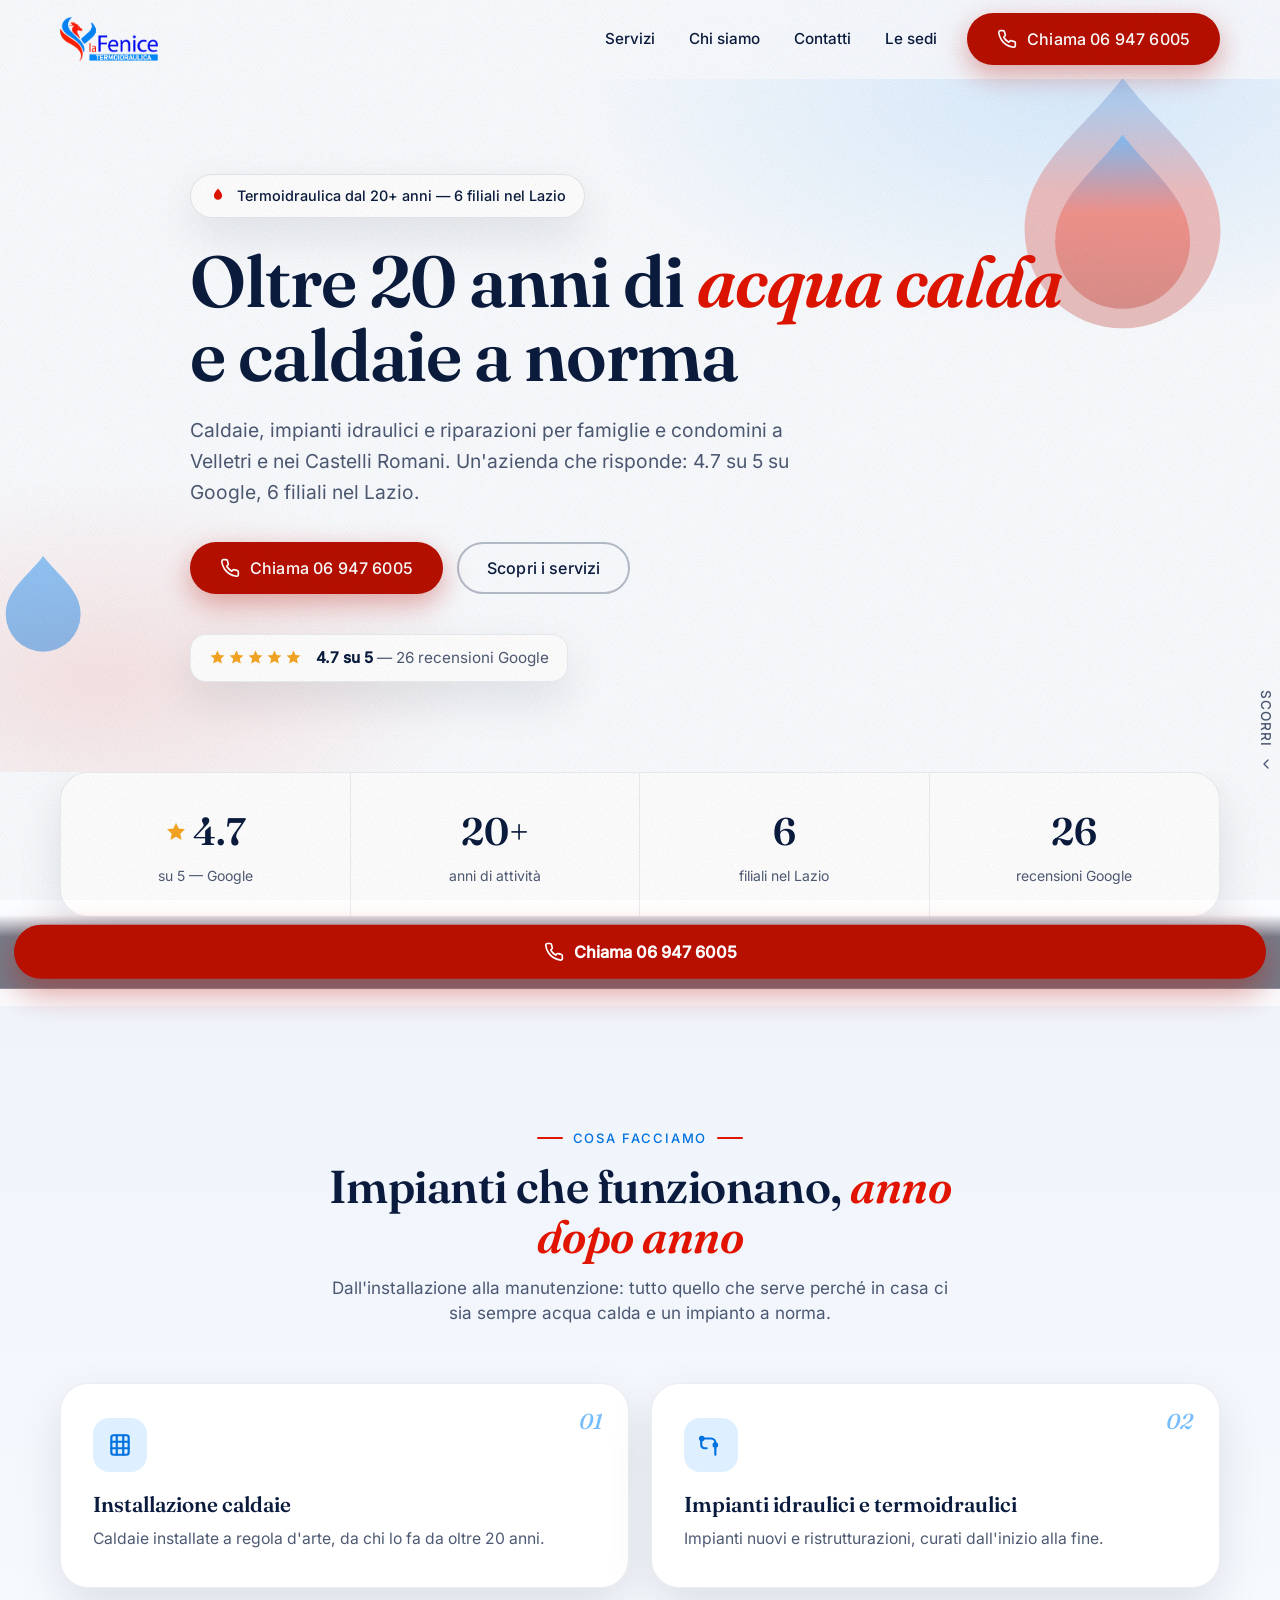
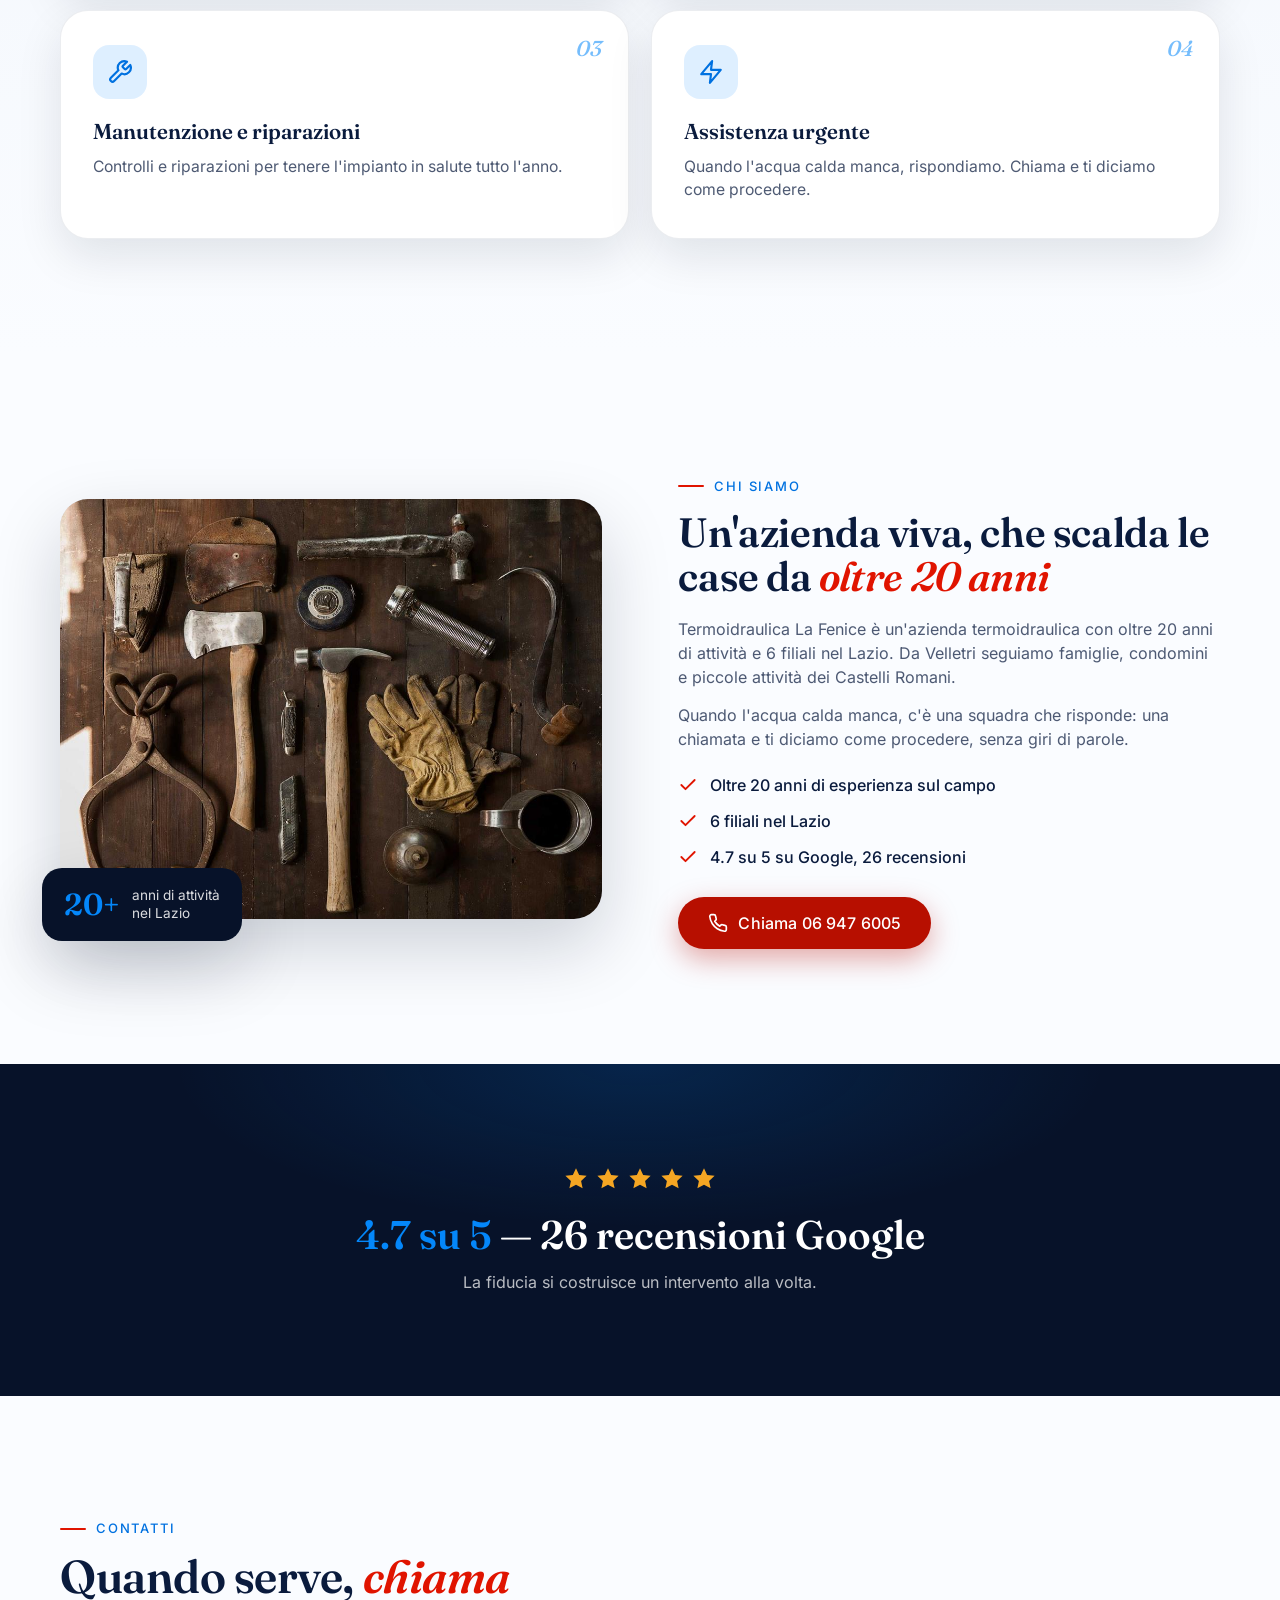
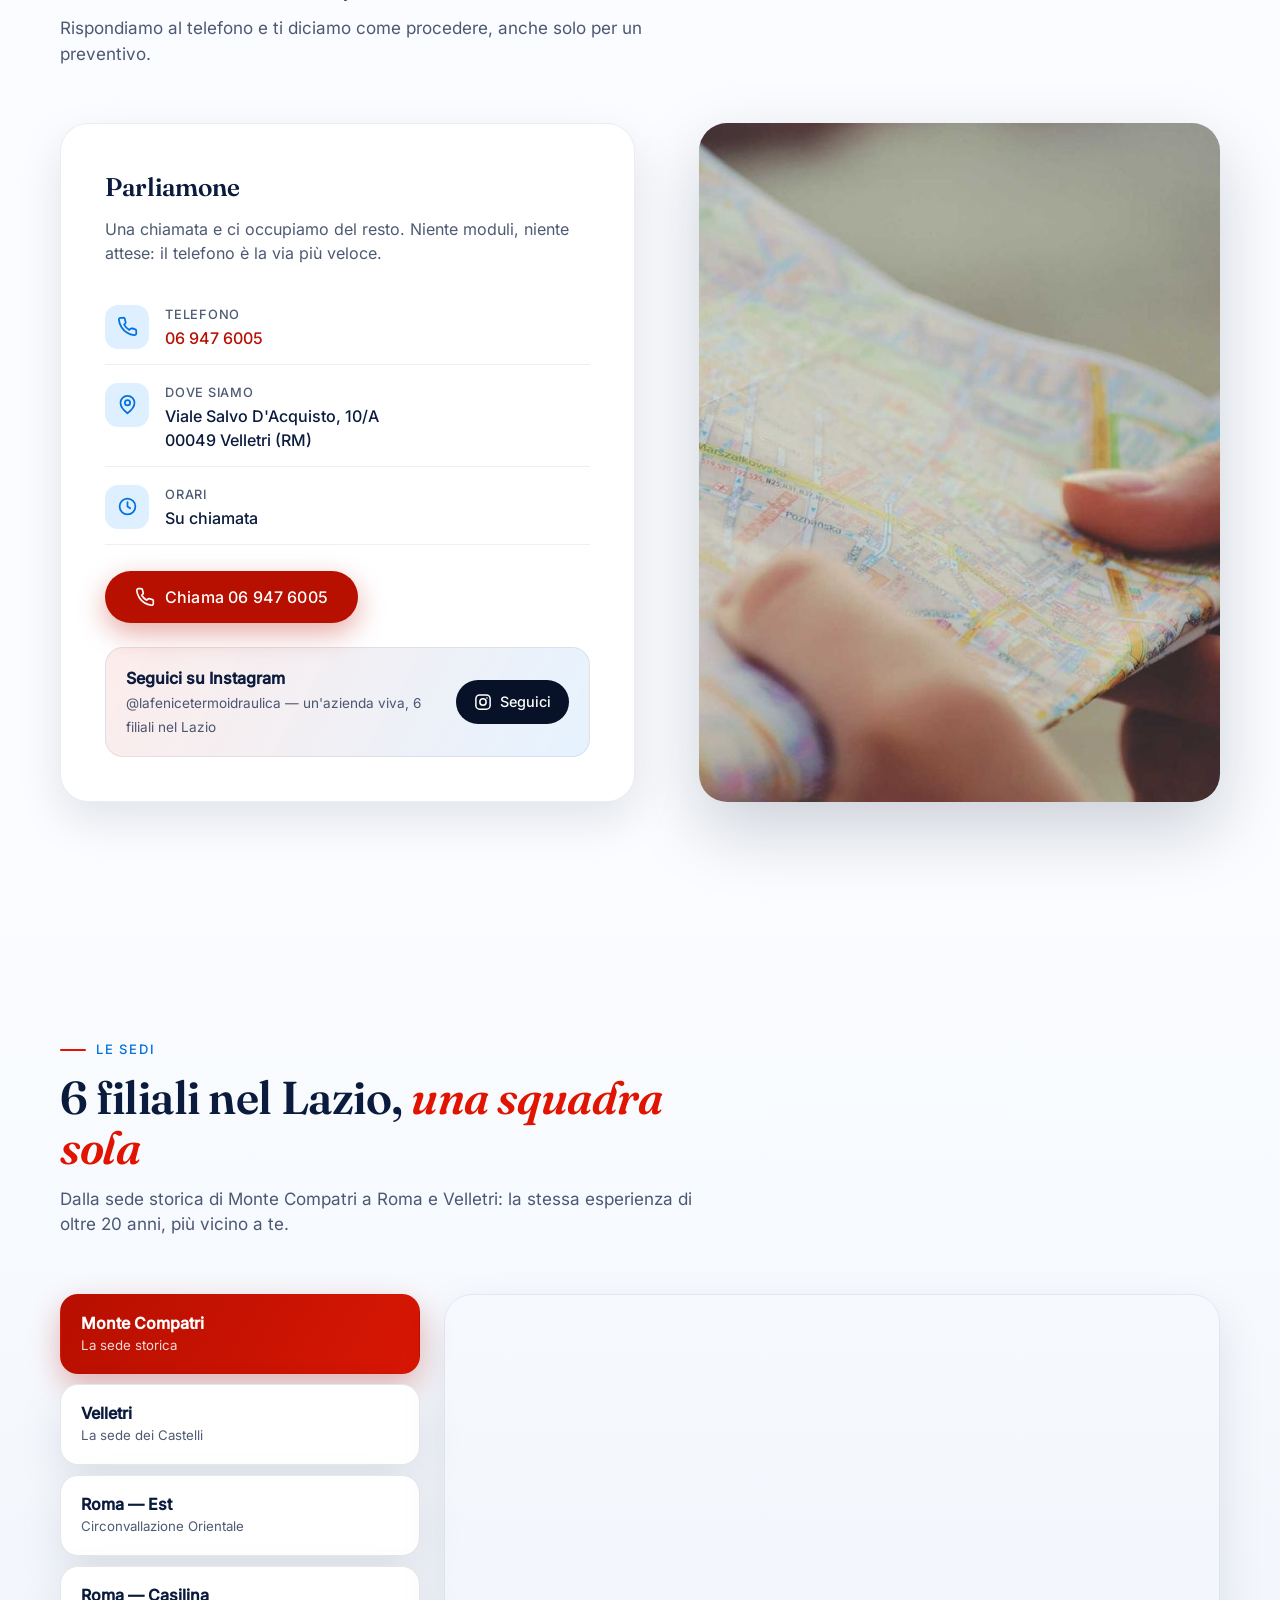
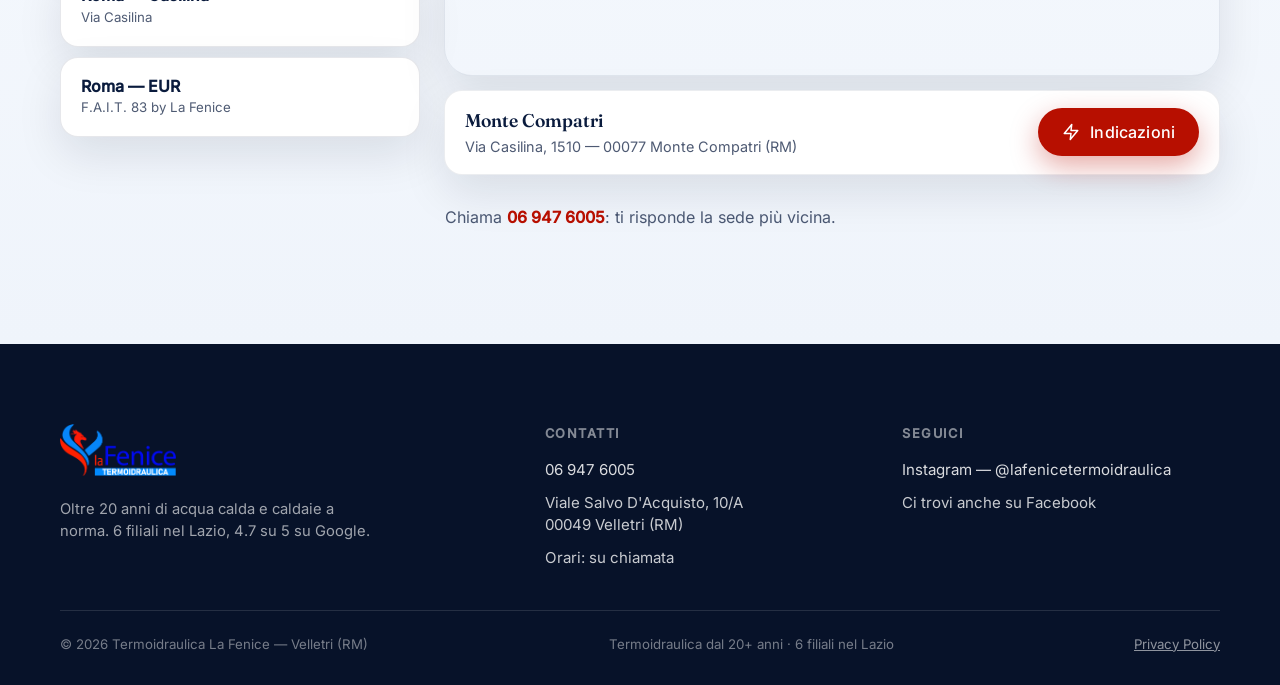
<file: index.html>
<!DOCTYPE html>
<html lang="it">
<head>
  <meta charset="UTF-8">
  <meta name="viewport" content="width=device-width, initial-scale=1, viewport-fit=cover">
  <title>Termoidraulica La Fenice — Caldaie e impianti idraulici a Velletri</title>
  <meta name="description" content="Termoidraulica La Fenice a Velletri: caldaie, impianti idraulici e termoidraulici, manutenzione e assistenza. Oltre 20 anni di attività, 6 filiali nel Lazio, 4.7 su 5 su Google. Chiama 06 947 6005.">
  <meta name="theme-color" content="#071229">
  <meta name="format-detection" content="telephone=no">
  <link rel="icon" type="image/svg+xml" href="favicon.svg">

  <meta property="og:title" content="Termoidraulica La Fenice — Caldaie e impianti idraulici a Velletri">
  <meta property="og:description" content="Oltre 20 anni di acqua calda e caldaie a norma. 6 filiali nel Lazio, 4.7 su 5 su Google. Chiama 06 947 6005.">
  <meta property="og:type" content="website">
  <meta property="og:locale" content="it_IT">
  <meta property="og:image" content="images/warm-1.jpg">
  <meta name="twitter:card" content="summary_large_image">

  <link rel="preload" href="fonts/fraunces-variable.woff2" as="font" type="font/woff2" crossorigin>
  <link rel="preload" href="fonts/fraunces-italic-variable.woff2" as="font" type="font/woff2" crossorigin>
  <link rel="preload" href="fonts/inter-400.woff2" as="font" type="font/woff2" crossorigin>

  <link rel="stylesheet" href="css/variables.css">
  <link rel="stylesheet" href="css/base.css">
  <link rel="stylesheet" href="css/components.css">
  <link rel="stylesheet" href="fonts/fonts.css">

  <!-- Hero: CSS @keyframes INLINE — mai GSAP above the fold -->
  <style>
    .hero__badge, .hero__subtitle, .hero__cta, .hero__stats, .hero__scroll { opacity: 0; }
    .hero__badge { animation: heroFadeUp 0.9s cubic-bezier(0.25, 0.46, 0.45, 0.94) 0.05s both; }
    .hero__subtitle { animation: heroFadeUp 0.9s cubic-bezier(0.25, 0.46, 0.45, 0.94) 0.6s both; }
    .hero__cta { animation: heroFadeUp 0.9s cubic-bezier(0.25, 0.46, 0.45, 0.94) 0.75s both; }
    .hero__stats { animation: heroFadeUp 0.9s cubic-bezier(0.25, 0.46, 0.45, 0.94) 0.9s both; }
    .hero__scroll { animation: heroFadeUp 1s cubic-bezier(0.25, 0.46, 0.45, 0.94) 1.15s both, scrollBob 2.4s ease-in-out 2s infinite; }
    .hero__title .word { display: inline-block; overflow: hidden; vertical-align: bottom; padding-bottom: 0.09em; margin-bottom: -0.09em; }
    .hero__title .word > span { display: inline-block; opacity: 0; animation: heroWordUp 1s cubic-bezier(0.25, 0.46, 0.45, 0.94) both; }
    .hero__flame--main { animation: flameDrift 7s ease-in-out infinite; }
    .hero__flame--mini { animation: flameDrift 9s ease-in-out 1.2s infinite; }
    @keyframes heroFadeUp {
      from { opacity: 0; transform: translateY(22px); }
      to { opacity: 1; transform: translateY(0); }
    }
    @keyframes heroWordUp {
      from { opacity: 0; transform: translateY(110%); }
      to { opacity: 1; transform: translateY(0); }
    }
    @keyframes scrollBob {
      0%, 100% { transform: translateY(0); }
      50% { transform: translateY(8px); }
    }
    @keyframes flameDrift {
      0%, 100% { transform: translateY(0) rotate(-2deg); }
      50% { transform: translateY(-14px) rotate(3deg); }
    }
  </style>

  <noscript>
    <style>
      .hero__badge, .hero__title .word > span, .hero__subtitle, .hero__cta,
      .hero__stats, .hero__scroll, .reveal, .service-card, .trust__stat {
        opacity: 1 !important;
        transform: none !important;
      }
    </style>
  </noscript>
  <script type="application/ld+json">
{"@context": "https://schema.org", "@type": "LocalBusiness", "name": "Termoidraulica La Fenice", "url": "https://dawiddroz.github.io/termoidraulica-la-fenice-velletri/", "telephone": "+39069476005", "address": {"@type": "PostalAddress", "streetAddress": "Viale Salvo D'Acquisto, 10/A", "postalCode": "00049", "addressLocality": "Velletri", "addressRegion": "RM", "addressCountry": "IT"}, "geo": {"@type": "GeoCoordinates", "latitude": 41.6730667, "longitude": 12.774934}, "aggregateRating": {"@type": "AggregateRating", "ratingValue": 4.7, "reviewCount": 26, "bestRating": 5}, "sameAs": ["https://www.instagram.com/lafenicetermoidraulica"]}
  </script>
</head>

<body>

  <div class="progress-bar" aria-hidden="true"></div>

  <!-- ============ NAV ============ -->
  <header class="nav">
    <div class="container nav__inner">
      <a class="nav__brand" href="#top">
        <img class="nav__logo" src="assets/logo-fenice.png" alt="Termoidraulica La Fenice — logo" width="490" height="220">
      </a>

      <nav class="nav__menu" id="nav-menu" aria-label="Menu principale">
        <a class="nav__link" href="#servizi">Servizi</a>
        <a class="nav__link" href="#chi-siamo">Chi siamo</a>
        <a class="nav__link" href="#contatti">Contatti</a>
        <a class="nav__link" href="#sedi">Le sedi</a>
        <span class="nav__cta">
          <a class="btn btn--primary" href="tel:+39069476005">
            <svg viewBox="0 0 24 24" fill="none" stroke="currentColor" stroke-width="2" stroke-linecap="round" stroke-linejoin="round" aria-hidden="true"><path d="M22 16.92v3a2 2 0 0 1-2.18 2 19.79 19.79 0 0 1-8.63-3.07 19.5 19.5 0 0 1-6-6 19.79 19.79 0 0 1-3.07-8.67A2 2 0 0 1 4.11 2h3a2 2 0 0 1 2 1.72 12.84 12.84 0 0 0 .7 2.81 2 2 0 0 1-.45 2.11L8.09 9.91a16 16 0 0 0 6 6l1.27-1.27a2 2 0 0 1 2.11-.45 12.84 12.84 0 0 0 2.81.7A2 2 0 0 1 22 16.92z"/></svg>
            Chiama 06 947 6005
          </a>
        </span>
      </nav>

      <button class="nav__burger" type="button" aria-label="Apri il menu" aria-expanded="false" aria-controls="nav-menu">
        <span></span>
      </button>
    </div>
  </header>

  <main>

    <!-- ============ HERO ============ -->
    <section class="hero" id="top">
      <svg class="hero__flame hero__flame--main" viewBox="0 0 200 200" aria-hidden="true">
        <defs>
          <linearGradient id="hfMain" x1="0" y1="1" x2="0" y2="0">
            <stop offset="0" stop-color="#B70F00"/>
            <stop offset="0.55" stop-color="#FE1E02"/>
            <stop offset="1" stop-color="#0487FA"/>
          </linearGradient>
        </defs>
        <path d="M100 12c20 26 45 41 45 70a45 45 0 1 1-90 0c0-29 25-44 45-70z" fill="url(#hfMain)" opacity="0.5"/>
        <path d="M100 38c14 18 31 29 31 49a31 31 0 1 1-62 0c0-20 17-31 31-49z" fill="url(#hfMain)" opacity="0.8"/>
      </svg>

      <svg class="hero__flame hero__flame--mini" viewBox="0 0 200 200" aria-hidden="true">
        <defs>
          <linearGradient id="hfMini" x1="0" y1="1" x2="0" y2="0">
            <stop offset="0" stop-color="#0071E0"/>
            <stop offset="1" stop-color="#0487FA"/>
          </linearGradient>
        </defs>
        <path d="M100 12c20 26 45 41 45 70a45 45 0 1 1-90 0c0-29 25-44 45-70z" fill="url(#hfMini)"/>
      </svg>

      <div class="container hero__inner">
        <p class="hero__badge">
          <svg viewBox="0 0 24 24" fill="currentColor" aria-hidden="true"><path d="M12 2c2.5 3.3 5.5 5.6 5.5 9.5a5.5 5.5 0 1 1-11 0C6.5 7.6 9.5 5.3 12 2z"/></svg>
          Termoidraulica dal 20+ anni — 6 filiali nel Lazio
        </p>

        <h1 class="hero__title">
          <span class="word"><span>Oltre</span></span>
          <span class="word"><span>20</span></span>
          <span class="word"><span>anni</span></span>
          <span class="word"><span>di</span></span>
          <span class="word word--accent"><span>acqua</span></span>
          <span class="word word--accent"><span>calda</span></span>
          <span class="word"><span>e</span></span>
          <span class="word"><span>caldaie</span></span>
          <span class="word"><span>a</span></span>
          <span class="word"><span>norma</span></span>
        </h1>

        <p class="hero__subtitle">
          Caldaie, impianti idraulici e riparazioni per famiglie e condomini a Velletri e nei Castelli Romani.
          Un'azienda che risponde: 4.7 su 5 su Google, 6 filiali nel Lazio.
        </p>

        <div class="hero__cta">
          <a class="btn btn--primary" href="tel:+39069476005">
            <svg viewBox="0 0 24 24" fill="none" stroke="currentColor" stroke-width="2" stroke-linecap="round" stroke-linejoin="round" aria-hidden="true"><path d="M22 16.92v3a2 2 0 0 1-2.18 2 19.79 19.79 0 0 1-8.63-3.07 19.5 19.5 0 0 1-6-6 19.79 19.79 0 0 1-3.07-8.67A2 2 0 0 1 4.11 2h3a2 2 0 0 1 2 1.72 12.84 12.84 0 0 0 .7 2.81 2 2 0 0 1-.45 2.11L8.09 9.91a16 16 0 0 0 6 6l1.27-1.27a2 2 0 0 1 2.11-.45 12.84 12.84 0 0 0 2.81.7A2 2 0 0 1 22 16.92z"/></svg>
            Chiama 06 947 6005
          </a>
          <a class="btn btn--ghost" href="#servizi">Scopri i servizi</a>
        </div>

        <div class="hero__stats">
          <div class="hero__rating">
            <span class="hero__rating-stars" aria-hidden="true">
              <svg viewBox="0 0 24 24" fill="currentColor"><path d="M12 2l2.9 6.3 6.9.8-5.1 4.7 1.4 6.8L12 17.2l-6.1 3.4 1.4-6.8L2.2 9.1l6.9-.8L12 2z"/></svg>
              <svg viewBox="0 0 24 24" fill="currentColor"><path d="M12 2l2.9 6.3 6.9.8-5.1 4.7 1.4 6.8L12 17.2l-6.1 3.4 1.4-6.8L2.2 9.1l6.9-.8L12 2z"/></svg>
              <svg viewBox="0 0 24 24" fill="currentColor"><path d="M12 2l2.9 6.3 6.9.8-5.1 4.7 1.4 6.8L12 17.2l-6.1 3.4 1.4-6.8L2.2 9.1l6.9-.8L12 2z"/></svg>
              <svg viewBox="0 0 24 24" fill="currentColor"><path d="M12 2l2.9 6.3 6.9.8-5.1 4.7 1.4 6.8L12 17.2l-6.1 3.4 1.4-6.8L2.2 9.1l6.9-.8L12 2z"/></svg>
              <svg viewBox="0 0 24 24" fill="currentColor"><path d="M12 2l2.9 6.3 6.9.8-5.1 4.7 1.4 6.8L12 17.2l-6.1 3.4 1.4-6.8L2.2 9.1l6.9-.8L12 2z"/></svg>
            </span>
            <span><strong>4.7 su 5</strong> — 26 recensioni Google</span>
          </div>
        </div>
      </div>

      <a class="hero__scroll" href="#servizi">
        Scorri
        <svg viewBox="0 0 24 24" fill="none" stroke="currentColor" stroke-width="2" stroke-linecap="round" stroke-linejoin="round" aria-hidden="true"><path d="M6 9l6 6 6-6"/></svg>
      </a>
    </section>

    <!-- ============ TRUST BAR ============ -->
    <section class="trust" aria-label="Numeri in breve">
      <div class="container">
        <div class="trust__card">
          <div class="trust__stat">
            <div class="trust__num">
              <svg viewBox="0 0 24 24" fill="currentColor" aria-hidden="true"><path d="M12 2l2.9 6.3 6.9.8-5.1 4.7 1.4 6.8L12 17.2l-6.1 3.4 1.4-6.8L2.2 9.1l6.9-.8L12 2z"/></svg>
              <span class="counter" data-count="4.7" data-decimals="1">4.7</span>
            </div>
            <p class="trust__label">su 5 — Google</p>
          </div>
          <div class="trust__stat">
            <div class="trust__num">
              <span class="counter" data-count="20" data-suffix="+">20+</span>
            </div>
            <p class="trust__label">anni di attività</p>
          </div>
          <div class="trust__stat">
            <div class="trust__num">
              <span class="counter" data-count="6">6</span>
            </div>
            <p class="trust__label">filiali nel Lazio</p>
          </div>
          <div class="trust__stat">
            <div class="trust__num">
              <span class="counter" data-count="26">26</span>
            </div>
            <p class="trust__label">recensioni Google</p>
          </div>
        </div>
      </div>
    </section>

    <!-- ============ SERVIZI ============ -->
    <section class="services section" id="servizi">
      <div class="container">
        <div class="section-head section-head--center reveal">
          <span class="kicker">Cosa facciamo</span>
          <h2 class="h-display">Impianti che funzionano, <em>anno dopo anno</em></h2>
          <p>Dall'installazione alla manutenzione: tutto quello che serve perché in casa ci sia sempre acqua calda e un impianto a norma.</p>
        </div>

        <div class="services__grid">
          <article class="service-card">
            <span class="service-card__num" aria-hidden="true">01</span>
            <span class="service-card__icon">
              <svg viewBox="0 0 24 24" fill="none" stroke="currentColor" stroke-width="2" stroke-linecap="round" stroke-linejoin="round" aria-hidden="true"><rect x="4" y="3" width="16" height="18" rx="2"/><path d="M4 9h16M4 15h16M9 3v18M15 3v18"/></svg>
            </span>
            <h3>Installazione caldaie</h3>
            <p>Caldaie installate a regola d'arte, da chi lo fa da oltre 20 anni.</p>
          </article>

          <article class="service-card">
            <span class="service-card__num" aria-hidden="true">02</span>
            <span class="service-card__icon">
              <svg viewBox="0 0 24 24" fill="none" stroke="currentColor" stroke-width="2" stroke-linecap="round" stroke-linejoin="round" aria-hidden="true"><path d="M3 6h9a4 4 0 0 1 4 4v2"/><path d="M3 6v6a3 3 0 0 0 3 3h2"/><path d="M16 15v6"/><circle cx="3.5" cy="6" r="1.6"/><circle cx="16" cy="12" r="1.6"/></svg>
            </span>
            <h3>Impianti idraulici e termoidraulici</h3>
            <p>Impianti nuovi e ristrutturazioni, curati dall'inizio alla fine.</p>
          </article>

          <article class="service-card">
            <span class="service-card__num" aria-hidden="true">03</span>
            <span class="service-card__icon">
              <svg viewBox="0 0 24 24" fill="none" stroke="currentColor" stroke-width="2" stroke-linecap="round" stroke-linejoin="round" aria-hidden="true"><path d="M14.7 6.3a1 1 0 0 0 0 1.4l1.6 1.6a1 1 0 0 0 1.4 0l3.77-3.77a6 6 0 0 1-7.94 7.94l-6.91 6.91a2.12 2.12 0 0 1-3-3l6.91-6.91a6 6 0 0 1 7.94-7.94l-3.76 3.76z"/></svg>
            </span>
            <h3>Manutenzione e riparazioni</h3>
            <p>Controlli e riparazioni per tenere l'impianto in salute tutto l'anno.</p>
          </article>

          <article class="service-card">
            <span class="service-card__num" aria-hidden="true">04</span>
            <span class="service-card__icon">
              <svg viewBox="0 0 24 24" fill="none" stroke="currentColor" stroke-width="2" stroke-linecap="round" stroke-linejoin="round" aria-hidden="true"><path d="M13 2L3 14h9l-1 8 10-12h-9l1-8z"/></svg>
            </span>
            <h3>Assistenza urgente</h3>
            <p>Quando l'acqua calda manca, rispondiamo. Chiama e ti diciamo come procedere.</p>
          </article>
        </div>
      </div>
    </section>

    <!-- ============ CHI SIAMO ============ -->
    <section class="about section" id="chi-siamo">
      <div class="container">
        <div class="about__grid">
          <div class="about__media reveal">
            <div class="img-placeholder">
              <img src="images/warm-1.jpg" alt="Atmosfera calda e accogliente" width="1200" height="800" loading="lazy">
            </div>
            <div class="about__badge">
              <span class="about__badge-num">20+</span>
              <span class="about__badge-txt">anni di attività<br>nel Lazio</span>
            </div>
          </div>

          <div class="about__copy">
            <span class="kicker reveal">Chi siamo</span>
            <h2 class="h-display reveal">Un'azienda viva, che scalda le case da <em>oltre 20 anni</em></h2>
            <p class="reveal">Termoidraulica La Fenice è un'azienda termoidraulica con oltre 20 anni di attività e 6 filiali nel Lazio. Da Velletri seguiamo famiglie, condomini e piccole attività dei Castelli Romani.</p>
            <p class="reveal">Quando l'acqua calda manca, c'è una squadra che risponde: una chiamata e ti diciamo come procedere, senza giri di parole.</p>

            <ul class="about__list">
              <li class="reveal">
                <svg viewBox="0 0 24 24" fill="none" stroke="currentColor" stroke-width="2.2" stroke-linecap="round" stroke-linejoin="round" aria-hidden="true"><path d="M20 6L9 17l-5-5"/></svg>
                Oltre 20 anni di esperienza sul campo
              </li>
              <li class="reveal">
                <svg viewBox="0 0 24 24" fill="none" stroke="currentColor" stroke-width="2.2" stroke-linecap="round" stroke-linejoin="round" aria-hidden="true"><path d="M20 6L9 17l-5-5"/></svg>
                6 filiali nel Lazio
              </li>
              <li class="reveal">
                <svg viewBox="0 0 24 24" fill="none" stroke="currentColor" stroke-width="2.2" stroke-linecap="round" stroke-linejoin="round" aria-hidden="true"><path d="M20 6L9 17l-5-5"/></svg>
                4.7 su 5 su Google, 26 recensioni
              </li>
            </ul>

            <div class="reveal">
              <a class="btn btn--primary" href="tel:+39069476005">
                <svg viewBox="0 0 24 24" fill="none" stroke="currentColor" stroke-width="2" stroke-linecap="round" stroke-linejoin="round" aria-hidden="true"><path d="M22 16.92v3a2 2 0 0 1-2.18 2 19.79 19.79 0 0 1-8.63-3.07 19.5 19.5 0 0 1-6-6 19.79 19.79 0 0 1-3.07-8.67A2 2 0 0 1 4.11 2h3a2 2 0 0 1 2 1.72 12.84 12.84 0 0 0 .7 2.81 2 2 0 0 1-.45 2.11L8.09 9.91a16 16 0 0 0 6 6l1.27-1.27a2 2 0 0 1 2.11-.45 12.84 12.84 0 0 0 2.81.7A2 2 0 0 1 22 16.92z"/></svg>
                Chiama 06 947 6005
              </a>
            </div>
          </div>
        </div>
      </div>
    </section>

    <!-- ============ RATING BAND ============ -->
    <section class="rating-band" aria-label="Recensioni Google">
      <div class="container rating-band__inner">
        <div class="rating-band__stars reveal" aria-hidden="true">
          <svg viewBox="0 0 24 24" fill="currentColor"><path d="M12 2l2.9 6.3 6.9.8-5.1 4.7 1.4 6.8L12 17.2l-6.1 3.4 1.4-6.8L2.2 9.1l6.9-.8L12 2z"/></svg>
          <svg viewBox="0 0 24 24" fill="currentColor"><path d="M12 2l2.9 6.3 6.9.8-5.1 4.7 1.4 6.8L12 17.2l-6.1 3.4 1.4-6.8L2.2 9.1l6.9-.8L12 2z"/></svg>
          <svg viewBox="0 0 24 24" fill="currentColor"><path d="M12 2l2.9 6.3 6.9.8-5.1 4.7 1.4 6.8L12 17.2l-6.1 3.4 1.4-6.8L2.2 9.1l6.9-.8L12 2z"/></svg>
          <svg viewBox="0 0 24 24" fill="currentColor"><path d="M12 2l2.9 6.3 6.9.8-5.1 4.7 1.4 6.8L12 17.2l-6.1 3.4 1.4-6.8L2.2 9.1l6.9-.8L12 2z"/></svg>
          <svg viewBox="0 0 24 24" fill="currentColor"><path d="M12 2l2.9 6.3 6.9.8-5.1 4.7 1.4 6.8L12 17.2l-6.1 3.4 1.4-6.8L2.2 9.1l6.9-.8L12 2z"/></svg>
        </div>
        <h2 class="reveal"><span class="num">4.7 su 5</span> — 26 recensioni Google</h2>
        <p class="reveal">La fiducia si costruisce un intervento alla volta.</p>
      </div>
    </section>

    <!-- ============ CONTATTI ============ -->
    <section class="contact section" id="contatti">
      <div class="container">
        <div class="section-head reveal">
          <span class="kicker">Contatti</span>
          <h2 class="h-display">Quando serve, <em>chiama</em></h2>
          <p>Rispondiamo al telefono e ti diciamo come procedere, anche solo per un preventivo.</p>
        </div>

        <div class="contact__grid">
          <div class="contact__card reveal">
            <h3>Parliamone</h3>
            <p>Una chiamata e ci occupiamo del resto. Niente moduli, niente attese: il telefono è la via più veloce.</p>

            <div class="contact__rows">
              <div class="contact__row">
                <span class="contact__row-icon">
                  <svg viewBox="0 0 24 24" fill="none" stroke="currentColor" stroke-width="2" stroke-linecap="round" stroke-linejoin="round" aria-hidden="true"><path d="M22 16.92v3a2 2 0 0 1-2.18 2 19.79 19.79 0 0 1-8.63-3.07 19.5 19.5 0 0 1-6-6 19.79 19.79 0 0 1-3.07-8.67A2 2 0 0 1 4.11 2h3a2 2 0 0 1 2 1.72 12.84 12.84 0 0 0 .7 2.81 2 2 0 0 1-.45 2.11L8.09 9.91a16 16 0 0 0 6 6l1.27-1.27a2 2 0 0 1 2.11-.45 12.84 12.84 0 0 0 2.81.7A2 2 0 0 1 22 16.92z"/></svg>
                </span>
                <div>
                  <p class="contact__row-label">Telefono</p>
                  <p class="contact__row-value"><a href="tel:+39069476005">06 947 6005</a></p>
                </div>
              </div>

              <div class="contact__row">
                <span class="contact__row-icon">
                  <svg viewBox="0 0 24 24" fill="none" stroke="currentColor" stroke-width="2" stroke-linecap="round" stroke-linejoin="round" aria-hidden="true"><path d="M20 10c0 6-8 12-8 12s-8-6-8-12a8 8 0 1 1 16 0z"/><circle cx="12" cy="10" r="3"/></svg>
                </span>
                <div>
                  <p class="contact__row-label">Dove siamo</p>
                  <p class="contact__row-value">Viale Salvo D'Acquisto, 10/A<br>00049 Velletri (RM)</p>
                </div>
              </div>

              <div class="contact__row">
                <span class="contact__row-icon">
                  <svg viewBox="0 0 24 24" fill="none" stroke="currentColor" stroke-width="2" stroke-linecap="round" stroke-linejoin="round" aria-hidden="true"><circle cx="12" cy="12" r="9"/><path d="M12 7v5l3 2"/></svg>
                </span>
                <div>
                  <p class="contact__row-label">Orari</p>
                  <p class="contact__row-value">Su chiamata</p>
                </div>
              </div>
            </div>

            <div class="contact__cta">
              <a class="btn btn--primary" href="tel:+39069476005">
                <svg viewBox="0 0 24 24" fill="none" stroke="currentColor" stroke-width="2" stroke-linecap="round" stroke-linejoin="round" aria-hidden="true"><path d="M22 16.92v3a2 2 0 0 1-2.18 2 19.79 19.79 0 0 1-8.63-3.07 19.5 19.5 0 0 1-6-6 19.79 19.79 0 0 1-3.07-8.67A2 2 0 0 1 4.11 2h3a2 2 0 0 1 2 1.72 12.84 12.84 0 0 0 .7 2.81 2 2 0 0 1-.45 2.11L8.09 9.91a16 16 0 0 0 6 6l1.27-1.27a2 2 0 0 1 2.11-.45 12.84 12.84 0 0 0 2.81.7A2 2 0 0 1 22 16.92z"/></svg>
                Chiama 06 947 6005
              </a>
            </div>

            <div class="contact__ig reveal">
              <div class="contact__ig-txt">
                <strong>Seguici su Instagram</strong>
                <span>@lafenicetermoidraulica — un'azienda viva, 6 filiali nel Lazio</span>
              </div>
              <a class="contact__ig-link" href="https://www.instagram.com/lafenicetermoidraulica/" target="_blank" rel="noopener">
                <svg viewBox="0 0 24 24" fill="none" stroke="currentColor" stroke-width="2" stroke-linecap="round" stroke-linejoin="round" aria-hidden="true"><rect x="2.5" y="2.5" width="19" height="19" rx="5"/><circle cx="12" cy="12" r="4.2"/><circle cx="17.3" cy="6.7" r="1.1" fill="currentColor" stroke="none"/></svg>
                Seguici
              </a>
            </div>
          </div>

          <div class="contact__media reveal">
            <div class="img-placeholder">
              <img src="images/warm-2.jpg" alt="Atmosfera calda e accogliente" width="1200" height="800" loading="lazy">
            </div>
          </div>
        </div>
      </div>
    </section>

    <!-- ============ LE SEDI ============ -->
    <section class="branches section" id="sedi">
      <div class="container">
        <div class="section-head reveal">
          <span class="kicker">Le sedi</span>
          <h2 class="h-display">6 filiali nel Lazio, <em>una squadra sola</em></h2>
          <p>Dalla sede storica di Monte Compatri a Roma e Velletri: la stessa esperienza di oltre 20 anni, più vicino a te.</p>
        </div>

        <div class="branches__explorer reveal">
          <div class="branches__pills" role="tablist" aria-label="Sedi di Termoidraulica La Fenice">
            <button class="branch-pill is-active" type="button" role="tab" aria-selected="true"
              data-embed="https://maps.google.com/maps?q=Via+Casilina+1510+Monte+Compatri&output=embed"
              data-dir="https://www.google.com/maps/dir/?api=1&destination=Via+Casilina+1510+Monte+Compatri"
              data-city="Monte Compatri"
              data-addr="Via Casilina, 1510 — 00077 Monte Compatri (RM)">
              <span class="branch-pill__city">Monte Compatri</span>
              <span class="branch-pill__sub">La sede storica</span>
            </button>

            <button class="branch-pill" type="button" role="tab" aria-selected="false"
              data-embed="https://maps.google.com/maps?q=Viale+Salvo+D'Acquisto+10A+Velletri&output=embed"
              data-dir="https://www.google.com/maps/dir/?api=1&destination=Viale+Salvo+D'Acquisto+10A+Velletri"
              data-city="Velletri"
              data-addr="Viale Salvo D'Acquisto, 10/A — 00049 Velletri (RM)">
              <span class="branch-pill__city">Velletri</span>
              <span class="branch-pill__sub">La sede dei Castelli</span>
            </button>

            <button class="branch-pill" type="button" role="tab" aria-selected="false"
              data-embed="https://maps.google.com/maps?q=Circonvallazione+Orientale+4691+Roma&output=embed"
              data-dir="https://www.google.com/maps/dir/?api=1&destination=Circonvallazione+Orientale+4691+Roma"
              data-city="Roma — Est"
              data-addr="Circonvallazione Orientale, 4691 — 00178 Roma (RM)">
              <span class="branch-pill__city">Roma — Est</span>
              <span class="branch-pill__sub">Circonvallazione Orientale</span>
            </button>

            <button class="branch-pill" type="button" role="tab" aria-selected="false"
              data-embed="https://maps.google.com/maps?q=Via+Casilina+1048+Roma&output=embed"
              data-dir="https://www.google.com/maps/dir/?api=1&destination=Via+Casilina+1048+Roma"
              data-city="Roma — Casilina"
              data-addr="Via Casilina, 1048 — 00169 Roma (RM)">
              <span class="branch-pill__city">Roma — Casilina</span>
              <span class="branch-pill__sub">Via Casilina</span>
            </button>

            <button class="branch-pill" type="button" role="tab" aria-selected="false"
              data-embed="https://maps.google.com/maps?q=Vicolo+del+Colle+della+Strega+20-22A+Roma&output=embed"
              data-dir="https://www.google.com/maps/dir/?api=1&destination=Vicolo+del+Colle+della+Strega+20-22A+Roma"
              data-city="Roma — EUR"
              data-addr="Vicolo del Colle della Strega, 20/22A — 00143 Roma (RM)">
              <span class="branch-pill__city">Roma — EUR</span>
              <span class="branch-pill__sub">F.A.I.T. 83 by La Fenice</span>
            </button>
          </div>

          <div class="branches__map">
            <div class="branches__map-frame">
              <iframe id="branch-map" src="https://maps.google.com/maps?q=Via+Casilina+1510+Monte+Compatri&output=embed" title="Mappa — Termoidraulica La Fenice, Monte Compatri" allowfullscreen referrerpolicy="no-referrer-when-downgrade"></iframe>
            </div>
            <div class="branches__mapbar">
              <div class="branches__mapinfo">
                <span class="branches__map-city" id="branch-city">Monte Compatri</span>
                <p class="branches__map-addr" id="branch-addr">Via Casilina, 1510 — 00077 Monte Compatri (RM)</p>
              </div>
              <a class="btn btn--primary branches__dir" id="branch-dir" href="https://www.google.com/maps/dir/?api=1&destination=Via+Casilina+1510+Monte+Compatri" target="_blank" rel="noopener">
                <svg viewBox="0 0 24 24" fill="none" stroke="currentColor" stroke-width="2" stroke-linecap="round" stroke-linejoin="round" aria-hidden="true"><path d="M13 2L3 14h9l-1 8 10-12h-9l1-8z"/></svg>
                Indicazioni
              </a>
            </div>
          </div>
        </div>

        <p class="branches__note reveal">Chiama <a href="tel:+39069476005">06 947 6005</a>: ti risponde la sede più vicina.</p>
      </div>
    </section>

  </main>

  <!-- ============ FOOTER ============ -->
  <footer class="site-footer">
    <div class="container">
      <div class="footer__grid">
        <div>
          <a class="footer__brand" href="#top">
            <img class="footer__logo" src="assets/logo-fenice.png" alt="Termoidraulica La Fenice — logo" width="490" height="220">
          </a>
          <p class="footer__desc">Oltre 20 anni di acqua calda e caldaie a norma. 6 filiali nel Lazio, 4.7 su 5 su Google.</p>
        </div>

        <div>
          <h4>Contatti</h4>
          <ul class="footer__list">
            <li><a href="tel:+39069476005">06 947 6005</a></li>
            <li>Viale Salvo D'Acquisto, 10/A<br>00049 Velletri (RM)</li>
            <li>Orari: su chiamata</li>
          </ul>
        </div>

        <div>
          <h4>Seguici</h4>
          <ul class="footer__list">
            <li><a href="https://www.instagram.com/lafenicetermoidraulica/" target="_blank" rel="noopener">Instagram — @lafenicetermoidraulica</a></li>
            <li>Ci trovi anche su Facebook</li>
          </ul>
        </div>
      </div>

      <div class="footer__bottom">
        <span>© 2026 Termoidraulica La Fenice — Velletri (RM)</span>
        <span>Termoidraulica dal 20+ anni · 6 filiali nel Lazio</span>
        <span><a href="privacy.html">Privacy Policy</a></span>
      </div>
    </div>
  </footer>

  <!-- ============ STICKY CTA MOBILE ============ -->
  <div class="sticky-cta">
    <a class="sticky-cta__btn" href="tel:+39069476005">
      <svg viewBox="0 0 24 24" fill="none" stroke="currentColor" stroke-width="2" stroke-linecap="round" stroke-linejoin="round" aria-hidden="true"><path d="M22 16.92v3a2 2 0 0 1-2.18 2 19.79 19.79 0 0 1-8.63-3.07 19.5 19.5 0 0 1-6-6 19.79 19.79 0 0 1-3.07-8.67A2 2 0 0 1 4.11 2h3a2 2 0 0 1 2 1.72 12.84 12.84 0 0 0 .7 2.81 2 2 0 0 1-.45 2.11L8.09 9.91a16 16 0 0 0 6 6l1.27-1.27a2 2 0 0 1 2.11-.45 12.84 12.84 0 0 0 2.81.7A2 2 0 0 1 22 16.92z"/></svg>
      <span>Chiama 06 947 6005</span>
    </a>
  </div>

  <!-- ============ SCRIPTS (vendor locali, zero CDN) ============ -->
  <script src="js/vendor/gsap.min.js"></script>
  <script src="js/vendor/ScrollTrigger.min.js"></script>
  <script src="js/vendor/lenis.min.js"></script>
  <script src="js/main.js"></script>
  <script src="js/animations.js"></script>
  <script src="js/counters.js"></script>

  <!-- Delay parole hero: sincrono, alla fine del body, forEach (mai indici) -->
  <script>
    (function () {
      var spans = document.querySelectorAll('.hero__title .word > span');
      spans.forEach(function (el, i) {
        el.style.animationDelay = (0.15 + i * 0.07).toFixed(2) + 's';
      });
    })();
  </script>


</body>
</html>
</file>
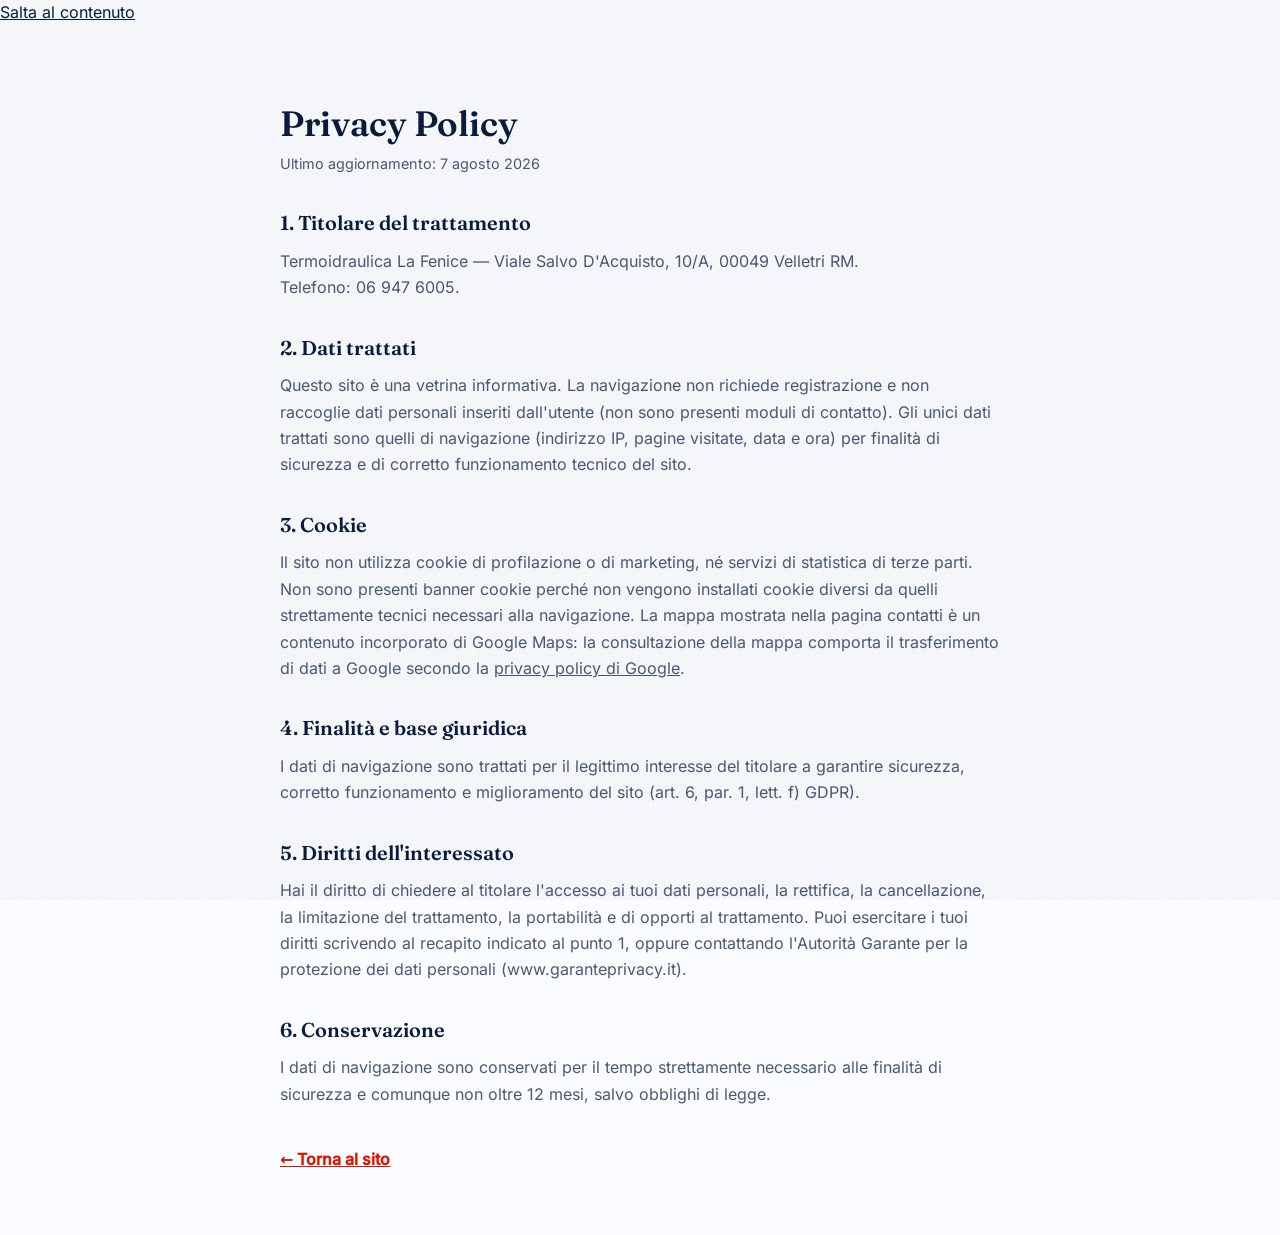
<file: privacy.html>
<!DOCTYPE html>
<html lang="it">
<head>
  <meta charset="UTF-8">
  <meta name="viewport" content="width=device-width, initial-scale=1.0">
  <title>Privacy Policy — Termoidraulica La Fenice</title>
  <meta name="description" content="Privacy Policy e informativa cookie di Termoidraulica La Fenice, Viale Salvo D'Acquisto, 10/A, 00049 Velletri RM.">
  <link rel="icon" type="image/svg+xml" href="favicon.svg">
  <link rel="stylesheet" href="fonts/fonts.css">
  <link rel="stylesheet" href="css/variables.css">
  <link rel="stylesheet" href="css/base.css">
  <link rel="stylesheet" href="css/components.css">
  <style>
    .legal-page { max-width: 760px; margin: 0 auto; padding: 5rem 1.25rem 4rem; }
    .legal-page h1 { font-family: var(--font-display); font-size: 2.2rem; line-height: 1.15; margin: 0 0 .5rem; color: var(--ink); }
    .legal-page .legal-updated { color: var(--ink-soft); font-size: .9rem; margin-bottom: 2rem; }
    .legal-page h2 { font-family: var(--font-display); font-size: 1.25rem; margin: 2rem 0 .6rem; color: var(--ink); }
    .legal-page p, .legal-page li { color: var(--ink-soft); line-height: 1.65; }
    .legal-page ul { padding-left: 1.2rem; }
    .legal-page .legal-back { display: inline-block; margin-top: 2.5rem; color: var(--primary); font-weight: 600; }
    @media (max-width: 768px) { .legal-page { padding-top: 4rem; } .legal-page h1 { font-size: 1.7rem; } }
  </style>
</head>
<body>
  <a class="skip-link" href="#main">Salta al contenuto</a>
  <main id="main" class="legal-page">
    <h1>Privacy Policy</h1>
    <p class="legal-updated">Ultimo aggiornamento: 7 agosto 2026</p>

    <h2>1. Titolare del trattamento</h2>
    <p>Termoidraulica La Fenice — Viale Salvo D'Acquisto, 10/A, 00049 Velletri RM.<br>
    Telefono: 06 947 6005.</p>

    <h2>2. Dati trattati</h2>
    <p>Questo sito è una vetrina informativa. La navigazione non richiede registrazione e non raccoglie dati personali inseriti dall'utente (non sono presenti moduli di contatto). Gli unici dati trattati sono quelli di navigazione (indirizzo IP, pagine visitate, data e ora) per finalità di sicurezza e di corretto funzionamento tecnico del sito.</p>

    <h2>3. Cookie</h2>
    <p>Il sito non utilizza cookie di profilazione o di marketing, né servizi di statistica di terze parti. Non sono presenti banner cookie perché non vengono installati cookie diversi da quelli strettamente tecnici necessari alla navigazione. La mappa mostrata nella pagina contatti è un contenuto incorporato di Google Maps: la consultazione della mappa comporta il trasferimento di dati a Google secondo la <a href="https://policies.google.com/privacy" rel="noopener" style="color:inherit">privacy policy di Google</a>.</p>

    <h2>4. Finalità e base giuridica</h2>
    <p>I dati di navigazione sono trattati per il legittimo interesse del titolare a garantire sicurezza, corretto funzionamento e miglioramento del sito (art. 6, par. 1, lett. f) GDPR).</p>

    <h2>5. Diritti dell'interessato</h2>
    <p>Hai il diritto di chiedere al titolare l'accesso ai tuoi dati personali, la rettifica, la cancellazione, la limitazione del trattamento, la portabilità e di opporti al trattamento. Puoi esercitare i tuoi diritti scrivendo al recapito indicato al punto 1, oppure contattando l'Autorità Garante per la protezione dei dati personali (www.garanteprivacy.it).</p>

    <h2>6. Conservazione</h2>
    <p>I dati di navigazione sono conservati per il tempo strettamente necessario alle finalità di sicurezza e comunque non oltre 12 mesi, salvo obblighi di legge.</p>

    <a class="legal-back" href="index.html">← Torna al sito</a>
  </main>
</body>
</html>
</file>
<file: css/variables.css>
/* ============================================================
   Termoidraulica La Fenice — design tokens
   Identità: "Fenice Rosso & Blu" — dal logo ufficiale
   rosso #FE1E02 · azzurro #0487FA · blu profondo #000AF4
   ============================================================ */
:root {
  /* palette — brand reale */
  --paper: #FAFCFF;            /* bianco ghiaccio (dal logo) */
  --paper-soft: #EFF4FB;       /* azzurro ghiaccio per sfondi/card */
  --paper-deep: #DCE7F5;       /* azzurro profondo per bordi/placeholder */
  --card: #FFFFFF;             /* superficie card */
  --ink: #0A1B3D;              /* navy scuro (testo) */
  --ink-soft: rgba(10, 27, 61, 0.72);
  --deep: #071229;             /* navy notte (sezioni scure) */
  --deep-soft: #0C1E45;

  --primary: #E01400;          /* rosso fenice (brand, tono leggibile) */
  --primary-strong: #B70F00;   /* contrasto ≥4.5:1 su chiaro */
  --primary-hover: #C81200;
  --brand-red: #FE1E02;        /* rosso puro dal logo (decor) */

  --accent: #0487FA;           /* azzurro brand */
  --accent-strong: #0071E0;    /* contrasto ≥4.5:1 su chiaro */
  --accent-soft: rgba(4, 135, 250, 0.13);
  --brand-blue: #000AF4;       /* blu profondo dal logo (decor) */

  --star: #F5A623;             /* stelle rating (leggibile su navy) */

  /* tipografia */
  --font-display: 'Fraunces', Georgia, 'Times New Roman', serif;
  --font-body: 'Inter', system-ui, -apple-system, 'Segoe UI', Roboto, sans-serif;

  /* layout */
  --container: 1160px;
  --nav-h: 78px;

  /* radius */
  --radius-lg: 28px;
  --radius-md: 18px;
  --radius-sm: 12px;

  /* ombre */
  --shadow-soft: 0 18px 45px rgba(7, 18, 41, 0.10);
  --shadow-lift: 0 28px 70px rgba(7, 18, 41, 0.18);

  /* motion */
  --ease-out: cubic-bezier(0.25, 0.46, 0.45, 0.94);

  /* focus */
  --focus-ring: 3px solid var(--accent);
}
</file>
<file: css/base.css>
/* ============================================================
   Termoidraulica La Fenice — base.css
   Reset, tipografia, utilities, noise, progress bar
   ============================================================ */

/* ---------- reset ---------- */
*,
*::before,
*::after {
  box-sizing: border-box;
  margin: 0;
  padding: 0;
}

html {
  scroll-behavior: smooth;
  -webkit-text-size-adjust: 100%;
}

html,
body {
  overflow-x: clip;
}

body {
  font-family: var(--font-body);
  font-size: 16px;
  line-height: 1.5;
  color: var(--ink);
  background: var(--paper);
  -webkit-font-smoothing: antialiased;
  text-rendering: optimizeLegibility;
}

img {
  display: block;
  max-width: 100%;
}

a {
  color: inherit;
}

button {
  font: inherit;
  cursor: pointer;
  color: inherit;
}

ul,
ol {
  list-style: none;
}

/* ---------- texture grana (GPU, zero request) ---------- */
body::before {
  content: '';
  position: fixed;
  inset: 0;
  z-index: 9998;
  pointer-events: none;
  opacity: 0.35;
  background-image: url("data:image/svg+xml,%3Csvg viewBox='0 0 256 256' xmlns='http://www.w3.org/2000/svg'%3E%3Cfilter id='noise'%3E%3CfeTurbulence type='fractalNoise' baseFrequency='0.9' numOctaves='4' stitchTiles='stitch'/%3E%3C/filter%3E%3Crect width='100%25' height='100%25' filter='url(%23noise)' opacity='0.5'/%3E%3C/svg%3E");
  background-repeat: repeat;
  background-size: 256px 256px;
  mix-blend-mode: multiply;
}

::selection {
  background: var(--accent);
  color: #ffffff;
}

:focus-visible {
  outline: var(--focus-ring);
  outline-offset: 3px;
  border-radius: 4px;
}

/* ---------- progress bar (scroll-driven, rosso→azzurro) ---------- */
.progress-bar {
  position: fixed;
  top: 0;
  left: 0;
  height: 3px;
  width: 0;
  background: linear-gradient(90deg, var(--primary), var(--accent));
  z-index: 1001;
  animation: progressScroll linear both;
  animation-timeline: scroll();
  transform-origin: left;
}

@keyframes progressScroll {
  to { width: 100%; }
}

@supports not (animation-timeline: scroll()) {
  .progress-bar { display: none; }
}

/* ---------- layout ---------- */
.container {
  width: min(100% - 40px, var(--container));
  margin-inline: auto;
}

.section {
  padding: clamp(72px, 9vw, 120px) 0;
}

.section--tight {
  padding: clamp(56px, 7vw, 90px) 0;
}

section[id],
footer[id] {
  scroll-margin-top: calc(var(--nav-h) + 12px);
}

/* ---------- tipografia ---------- */
.kicker {
  display: inline-flex;
  align-items: center;
  gap: 10px;
  font-size: 0.8125rem;
  font-weight: 500;
  letter-spacing: 0.14em;
  text-transform: uppercase;
  color: var(--accent-strong);
}

.kicker::before {
  content: '';
  width: 26px;
  height: 2px;
  background: var(--primary);
  border-radius: 2px;
  flex: none;
}

.h-display {
  font-family: var(--font-display);
  font-weight: 600;
  font-variation-settings: 'opsz' 60;
  line-height: 1.08;
  letter-spacing: -0.01em;
  color: var(--ink);
}

.h-display em {
  font-style: italic;
  color: var(--primary);
}

.section-head {
  max-width: 640px;
  margin-bottom: clamp(36px, 5vw, 56px);
}

.section-head .h-display {
  font-size: clamp(1.9rem, 3.6vw, 2.9rem);
  margin: 14px 0 14px;
}

.section-head p {
  color: var(--ink-soft);
  font-size: 1.0625rem;
}

.section-head--center {
  margin-inline: auto;
  text-align: center;
}

.section-head--center .kicker {
  justify-content: center;
}

.section-head--center .kicker::after {
  content: '';
  width: 26px;
  height: 2px;
  background: var(--primary);
  border-radius: 2px;
  flex: none;
}

/* ---------- bottoni ---------- */
.btn {
  display: inline-flex;
  align-items: center;
  justify-content: center;
  gap: 10px;
  min-height: 52px;
  padding: 0 28px;
  border-radius: 999px;
  font-family: var(--font-body);
  font-size: 1rem;
  font-weight: 500;
  text-decoration: none;
  letter-spacing: 0.01em;
  border: 2px solid transparent;
  transition: transform 0.25s var(--ease-out), box-shadow 0.25s var(--ease-out),
    background-color 0.25s, border-color 0.25s, color 0.25s;
}

.btn svg {
  width: 20px;
  height: 20px;
  flex: none;
}

.btn--primary {
  background: var(--primary-strong);
  color: #ffffff;
  box-shadow: 0 10px 28px rgba(183, 15, 0, 0.35);
}

.btn--primary:hover {
  background: var(--primary-hover);
  transform: translateY(-2px);
  box-shadow: 0 16px 36px rgba(224, 20, 0, 0.4);
}

.btn--ghost {
  border-color: rgba(10, 27, 61, 0.28);
  color: var(--ink);
  background: transparent;
}

.btn--ghost:hover {
  border-color: var(--ink);
  transform: translateY(-2px);
}

.btn--light {
  background: var(--accent);
  color: #ffffff;
}

.btn--light:hover {
  background: var(--accent-strong);
  transform: translateY(-2px);
}

.btn--block {
  width: 100%;
}

@media (max-width: 767px) {
  .btn { min-height: 48px; }
}

/* ---------- reveal: default VISIBILE (bulletproof) ----------
   Il pre-hide avviene via JS (gsap.set) SOLO se GSAP è vivo. */
.reveal {
  opacity: 1;
}

/* ---------- placeholder immagini lazy ---------- */
.img-placeholder {
  position: relative;
  background: linear-gradient(135deg, var(--paper-deep), var(--paper-soft));
  overflow: hidden;
}

.img-placeholder img {
  width: 100%;
  height: 100%;
  object-fit: cover;
}
</file>
<file: css/components.css>
/* ============================================================
   Termoidraulica La Fenice — components.css
   Identità "Fenice Rosso & Blu" · logo ufficiale
   ============================================================ */

/* ================= NAV ================= */
.nav {
  position: fixed;
  top: 0;
  left: 0;
  right: 0;
  z-index: 1000;
  background: rgba(250, 252, 255, 0.82);
  backdrop-filter: blur(14px);
  -webkit-backdrop-filter: blur(14px);
  border-bottom: 1px solid transparent;
  transition: border-color 0.3s, box-shadow 0.3s;
}

.nav.is-scrolled {
  border-bottom-color: rgba(10, 27, 61, 0.08);
  box-shadow: 0 8px 30px rgba(7, 18, 41, 0.06);
}

.nav__inner {
  display: flex;
  align-items: center;
  justify-content: space-between;
  gap: 24px;
  height: var(--nav-h);
}

.nav__brand {
  display: inline-flex;
  align-items: center;
  gap: 12px;
  text-decoration: none;
}

.nav__logo {
  height: 44px;
  width: auto;
  flex: none;
}

.nav__menu {
  display: flex;
  align-items: center;
  gap: 6px;
}

.nav__link {
  display: inline-flex;
  align-items: center;
  min-height: 44px;
  padding: 0 14px;
  font-size: 0.95rem;
  font-weight: 500;
  color: var(--ink);
  text-decoration: none;
  border-radius: 999px;
  transition: color 0.2s, background-color 0.2s;
}

.nav__link:hover {
  color: var(--primary);
  background: rgba(224, 20, 0, 0.07);
}

.nav__cta {
  margin-left: 10px;
}

.nav__burger {
  display: none;
  width: 44px;
  height: 44px;
  border: none;
  background: none;
  border-radius: 12px;
  position: relative;
  z-index: 1002;
}

.nav__burger span,
.nav__burger span::before,
.nav__burger span::after {
  content: '';
  position: absolute;
  left: 11px;
  width: 22px;
  height: 2px;
  border-radius: 2px;
  background: var(--ink);
  transition: transform 0.3s var(--ease-out), opacity 0.2s;
}

.nav__burger span {
  top: 21px;
}

.nav__burger span::before {
  top: -7px;
}

.nav__burger span::after {
  top: 7px;
}

.nav__burger.is-active span {
  transform: rotate(45deg);
}

.nav__burger.is-active span::before {
  opacity: 0;
}

.nav__burger.is-active span::after {
  transform: rotate(-90deg);
  top: 0;
}

/* ================= HERO ================= */
.hero {
  position: relative;
  padding: calc(var(--nav-h) + clamp(48px, 8vw, 96px)) 0 clamp(56px, 7vw, 96px);
  background:
    radial-gradient(58% 46% at 84% 12%, rgba(4, 135, 250, 0.13), transparent 68%),
    radial-gradient(44% 40% at 8% 88%, rgba(224, 20, 0, 0.10), transparent 66%),
    var(--paper);
  overflow: clip;
}

.hero__flame {
  position: absolute;
  pointer-events: none;
}

.hero__flame--main {
  width: clamp(280px, 34vw, 470px);
  right: -60px;
  top: 52px;
  opacity: 0.5;
  animation: flameDrift 7s ease-in-out infinite;
}

.hero__flame--mini {
  width: clamp(110px, 13vw, 180px);
  left: -40px;
  bottom: 60px;
  opacity: 0.42;
  animation: flameDrift 9s ease-in-out 1.2s infinite;
}

.hero__inner {
  position: relative;
  max-width: 900px;
}

.hero__badge {
  display: inline-flex;
  align-items: center;
  gap: 10px;
  padding: 10px 18px;
  border-radius: 999px;
  background: var(--card);
  border: 1px solid rgba(10, 27, 61, 0.10);
  box-shadow: var(--shadow-soft);
  font-size: 0.9rem;
  font-weight: 500;
  color: var(--ink);
}

.hero__badge svg {
  width: 18px;
  height: 18px;
  flex: none;
  color: var(--primary);
}

.hero__title {
  margin: 26px 0 22px;
  font-family: var(--font-display);
  font-weight: 600;
  font-variation-settings: 'opsz' 60;
  font-size: clamp(2.5rem, 6.4vw, 4.5rem);
  line-height: 1.04;
  letter-spacing: -0.015em;
  color: var(--ink);
}

.hero__title .word {
  display: inline-block;
  overflow: hidden;
  vertical-align: bottom;
  padding-bottom: 0.09em;
  margin-bottom: -0.09em;
}

.hero__title .word > span {
  display: inline-block;
  opacity: 0;
  animation: heroWordUp 1s cubic-bezier(0.25, 0.46, 0.45, 0.94) both;
}

.hero__title .word--accent > span {
  font-style: italic;
  color: var(--primary);
}

.hero__subtitle {
  max-width: 620px;
  font-size: clamp(1.05rem, 1.6vw, 1.2rem);
  line-height: 1.6;
  color: var(--ink-soft);
}

.hero__cta {
  display: flex;
  flex-wrap: wrap;
  align-items: center;
  gap: 14px;
  margin-top: 34px;
}

.hero__stats {
  margin-top: 40px;
}

.hero__rating {
  display: inline-flex;
  align-items: center;
  gap: 14px;
  padding: 12px 18px;
  border-radius: 16px;
  background: var(--card);
  border: 1px solid rgba(10, 27, 61, 0.08);
  box-shadow: var(--shadow-soft);
  font-size: 0.95rem;
  color: var(--ink-soft);
}

.hero__rating strong {
  color: var(--ink);
}

.hero__rating-stars {
  display: inline-flex;
  gap: 2px;
  color: var(--star);
}

.hero__rating-stars svg {
  width: 17px;
  height: 17px;
}

.hero__scroll {
  position: absolute;
  right: 4px;
  bottom: 0;
  display: inline-flex;
  align-items: center;
  gap: 8px;
  font-size: 0.85rem;
  font-weight: 500;
  letter-spacing: 0.08em;
  text-transform: uppercase;
  color: var(--ink-soft);
  text-decoration: none;
  writing-mode: vertical-rl;
}

.hero__scroll svg {
  width: 16px;
  height: 16px;
  transform: rotate(90deg);
}

/* ================= TRUST BAR ================= */
.trust {
  padding: 0 0 clamp(56px, 7vw, 90px);
}

.trust__card {
  display: grid;
  grid-template-columns: repeat(4, 1fr);
  border-radius: var(--radius-lg);
  background: var(--card);
  border: 1px solid rgba(10, 27, 61, 0.08);
  box-shadow: var(--shadow-soft);
  overflow: hidden;
}

.trust__stat {
  padding: 30px 26px;
  text-align: center;
  border-right: 1px solid rgba(10, 27, 61, 0.08);
}

.trust__stat:last-child {
  border-right: none;
}

.trust__num {
  display: inline-flex;
  align-items: baseline;
  gap: 6px;
  font-family: var(--font-display);
  font-weight: 600;
  font-variation-settings: 'opsz' 60;
  font-size: clamp(1.9rem, 3vw, 2.5rem);
  color: var(--ink);
}

.trust__num svg {
  width: 22px;
  height: 22px;
  color: var(--star);
  transform: translateY(-2px);
}

.trust__label {
  margin-top: 4px;
  font-size: 0.875rem;
  color: var(--ink-soft);
}

/* ================= SERVIZI ================= */
.services {
  background: linear-gradient(180deg, var(--paper-soft), var(--paper));
}

.services__grid {
  display: grid;
  grid-template-columns: repeat(2, 1fr);
  gap: 22px;
}

.service-card {
  position: relative;
  padding: 34px 32px 36px;
  border-radius: var(--radius-lg);
  background: var(--card);
  border: 1px solid rgba(10, 27, 61, 0.08);
  box-shadow: var(--shadow-soft);
  transition: transform 0.35s var(--ease-out), box-shadow 0.35s var(--ease-out),
    border-color 0.35s;
  overflow: hidden;
}

.service-card::before {
  content: '';
  position: absolute;
  top: 0;
  left: 0;
  right: 0;
  height: 4px;
  background: linear-gradient(90deg, var(--primary), var(--accent));
  opacity: 0;
  transition: opacity 0.35s;
}

.service-card:hover {
  transform: translateY(-6px);
  box-shadow: var(--shadow-lift);
  border-color: rgba(224, 20, 0, 0.25);
}

.service-card:hover::before {
  opacity: 1;
}

.service-card__num {
  position: absolute;
  top: 22px;
  right: 26px;
  font-family: var(--font-display);
  font-style: italic;
  font-weight: 500;
  font-size: 1.35rem;
  color: var(--accent);
  opacity: 0.55;
}

.service-card__icon {
  display: inline-flex;
  align-items: center;
  justify-content: center;
  width: 54px;
  height: 54px;
  border-radius: 16px;
  background: var(--accent-soft);
  color: var(--accent-strong);
  margin-bottom: 20px;
}

.service-card__icon svg {
  width: 26px;
  height: 26px;
}

.service-card h3 {
  font-family: var(--font-display);
  font-weight: 600;
  font-variation-settings: 'opsz' 60;
  font-size: 1.35rem;
  line-height: 1.2;
  margin-bottom: 10px;
  color: var(--ink);
}

.service-card p {
  font-size: 0.98rem;
  color: var(--ink-soft);
}

/* ================= CHI SIAMO ================= */
.about__grid {
  display: grid;
  grid-template-columns: 1fr 1fr;
  gap: clamp(40px, 6vw, 80px);
  align-items: center;
}

.about__media {
  position: relative;
}

.about__media .img-placeholder {
  border-radius: var(--radius-lg);
  aspect-ratio: 4 / 3.1;
  box-shadow: var(--shadow-lift);
}

.about__badge {
  position: absolute;
  left: -18px;
  bottom: -22px;
  display: flex;
  align-items: center;
  gap: 12px;
  padding: 18px 22px;
  border-radius: 20px;
  background: var(--deep);
  color: #ffffff;
  box-shadow: var(--shadow-lift);
}

.about__badge-num {
  font-family: var(--font-display);
  font-weight: 600;
  font-size: 1.9rem;
  line-height: 1;
  color: var(--accent);
}

.about__badge-txt {
  font-size: 0.85rem;
  line-height: 1.35;
  color: rgba(255, 255, 255, 0.85);
}

.about__copy .kicker {
  margin-bottom: 14px;
}

.about__copy .h-display {
  font-size: clamp(1.8rem, 3.2vw, 2.6rem);
  margin-bottom: 18px;
}

.about__copy p {
  color: var(--ink-soft);
  margin-bottom: 14px;
}

.about__list {
  margin: 22px 0 28px;
  display: grid;
  gap: 12px;
}

.about__list li {
  display: flex;
  align-items: center;
  gap: 12px;
  font-weight: 500;
  color: var(--ink);
}

.about__list svg {
  width: 20px;
  height: 20px;
  flex: none;
  color: var(--primary);
}

/* ================= RATING BAND ================= */
.rating-band {
  padding: clamp(64px, 8vw, 104px) 0;
  background:
    radial-gradient(52% 70% at 50% 0%, rgba(4, 135, 250, 0.16), transparent 70%),
    var(--deep);
  color: #ffffff;
}

.rating-band__inner {
  text-align: center;
  max-width: 640px;
}

.rating-band__stars {
  display: inline-flex;
  gap: 6px;
  color: var(--star);
  margin-bottom: 20px;
}

.rating-band__stars svg {
  width: 26px;
  height: 26px;
}

.rating-band h2 {
  font-family: var(--font-display);
  font-weight: 600;
  font-variation-settings: 'opsz' 60;
  font-size: clamp(1.7rem, 3.2vw, 2.5rem);
  line-height: 1.15;
}

.rating-band h2 .num {
  color: var(--accent);
}

.rating-band p {
  margin-top: 12px;
  color: rgba(255, 255, 255, 0.72);
}

/* ================= CONTATTI ================= */
.contact__grid {
  display: grid;
  grid-template-columns: 1.05fr 0.95fr;
  gap: clamp(32px, 5vw, 64px);
  align-items: stretch;
}

.contact__card {
  padding: clamp(30px, 4vw, 44px);
  border-radius: var(--radius-lg);
  background: var(--card);
  border: 1px solid rgba(10, 27, 61, 0.08);
  box-shadow: var(--shadow-soft);
}

.contact__card h3 {
  font-family: var(--font-display);
  font-weight: 600;
  font-variation-settings: 'opsz' 60;
  font-size: 1.6rem;
  margin-bottom: 10px;
}

.contact__card > p {
  color: var(--ink-soft);
  margin-bottom: 26px;
}

.contact__rows {
  display: grid;
  gap: 4px;
}

.contact__row {
  display: flex;
  align-items: flex-start;
  gap: 16px;
  padding: 14px 0;
  border-bottom: 1px solid rgba(10, 27, 61, 0.07);
}

.contact__row-icon {
  display: inline-flex;
  align-items: center;
  justify-content: center;
  width: 44px;
  height: 44px;
  flex: none;
  border-radius: 13px;
  background: var(--accent-soft);
  color: var(--accent-strong);
}

.contact__row-icon svg {
  width: 21px;
  height: 21px;
}

.contact__row-label {
  font-size: 0.8rem;
  font-weight: 500;
  letter-spacing: 0.06em;
  text-transform: uppercase;
  color: var(--ink-soft);
}

.contact__row-value {
  font-weight: 500;
  color: var(--ink);
  margin-top: 2px;
}

.contact__row-value a {
  color: var(--primary-strong);
  text-decoration: none;
}

.contact__row-value a:hover {
  text-decoration: underline;
}

.contact__cta {
  margin-top: 26px;
}

.contact__ig {
  display: flex;
  align-items: center;
  justify-content: space-between;
  gap: 16px;
  margin-top: 24px;
  padding: 18px 20px;
  border-radius: 18px;
  background: linear-gradient(120deg, rgba(224, 20, 0, 0.08), rgba(4, 135, 250, 0.10));
  border: 1px solid rgba(10, 27, 61, 0.08);
}

.contact__ig-txt strong {
  display: block;
  color: var(--ink);
}

.contact__ig-txt span {
  font-size: 0.85rem;
  color: var(--ink-soft);
}

.contact__ig-link {
  display: inline-flex;
  align-items: center;
  gap: 8px;
  flex: none;
  min-height: 44px;
  padding: 0 18px;
  border-radius: 999px;
  background: var(--deep);
  color: #ffffff;
  font-weight: 500;
  font-size: 0.9rem;
  text-decoration: none;
  transition: background-color 0.25s, transform 0.25s var(--ease-out);
}

.contact__ig-link:hover {
  background: var(--accent-strong);
  transform: translateY(-2px);
}

.contact__ig-link svg {
  width: 18px;
  height: 18px;
}

.contact__media .img-placeholder {
  height: 100%;
  min-height: 420px;
  border-radius: var(--radius-lg);
  box-shadow: var(--shadow-lift);
}

/* ================= FOOTER ================= */
.site-footer {
  background: var(--deep);
  color: rgba(255, 255, 255, 0.78);
  padding: clamp(52px, 7vw, 80px) 0 30px;
}

.footer__grid {
  display: grid;
  grid-template-columns: 1.4fr 1fr 1fr;
  gap: 40px;
  padding-bottom: 40px;
  border-bottom: 1px solid rgba(255, 255, 255, 0.12);
}

.footer__brand {
  display: inline-flex;
  align-items: center;
  gap: 12px;
  text-decoration: none;
}

.footer__logo {
  height: 52px;
  width: auto;
  flex: none;
}

.footer__brand-name {
  font-family: var(--font-display);
  font-weight: 600;
  font-size: 1.2rem;
  color: #ffffff;
}

.footer__desc {
  margin-top: 16px;
  font-size: 0.92rem;
  max-width: 320px;
  color: rgba(255, 255, 255, 0.62);
}

.site-footer h4 {
  font-size: 0.8rem;
  font-weight: 600;
  letter-spacing: 0.12em;
  text-transform: uppercase;
  color: rgba(255, 255, 255, 0.5);
  margin-bottom: 16px;
}

.footer__list {
  display: grid;
  gap: 10px;
  font-size: 0.94rem;
}

.footer__list a {
  color: rgba(255, 255, 255, 0.85);
  text-decoration: none;
  transition: color 0.2s;
}

.footer__list a:hover {
  color: var(--accent);
}

.footer__bottom {
  display: flex;
  flex-wrap: wrap;
  justify-content: space-between;
  gap: 10px;
  padding-top: 24px;
  font-size: 0.83rem;
  color: rgba(255, 255, 255, 0.45);
}

.footer__bottom a {
  color: rgba(255, 255, 255, 0.55);
  text-decoration: underline;
}

/* ================= LE SEDI ================= */
.branches {
  background: linear-gradient(180deg, var(--paper), var(--paper-soft));
}

.branches__explorer {
  display: grid;
  grid-template-columns: 360px 1fr;
  gap: 24px;
  align-items: stretch;
}

.branches__pills {
  display: flex;
  flex-direction: column;
  gap: 10px;
}

.branch-pill {
  display: flex;
  flex-direction: column;
  align-items: flex-start;
  gap: 2px;
  padding: 18px 20px;
  min-height: 56px;
  border-radius: var(--radius-md);
  border: 1px solid rgba(10, 27, 61, 0.10);
  background: var(--card);
  box-shadow: var(--shadow-soft);
  text-align: left;
  font: inherit;
  color: var(--ink);
  cursor: pointer;
  transition: border-color 0.25s, box-shadow 0.25s, transform 0.25s var(--ease-out);
}

.branch-pill:hover {
  border-color: rgba(4, 135, 250, 0.45);
  transform: translateX(4px);
}

.branch-pill.is-active {
  border-color: transparent;
  background: linear-gradient(120deg, var(--primary-strong), #d81604);
  color: #ffffff;
  box-shadow: 0 12px 30px rgba(183, 15, 0, 0.30);
}

.branch-pill__city {
  font-weight: 600;
  font-size: 1rem;
  line-height: 1.3;
}

.branch-pill__sub {
  font-size: 0.83rem;
  opacity: 0.72;
}

.branch-pill.is-active .branch-pill__sub {
  opacity: 0.85;
}

.branches__map {
  display: flex;
  flex-direction: column;
  gap: 14px;
}

.branches__map-frame {
  border-radius: var(--radius-lg);
  overflow: hidden;
  box-shadow: var(--shadow-soft);
  border: 1px solid rgba(10, 27, 61, 0.08);
  flex: 1;
  min-height: 380px;
}

.branches__map-frame iframe {
  display: block;
  width: 100%;
  height: 100%;
  min-height: 380px;
  border: 0;
}

.branches__mapbar {
  display: flex;
  align-items: center;
  justify-content: space-between;
  gap: 16px;
  padding: 16px 20px;
  border-radius: var(--radius-md);
  background: var(--card);
  border: 1px solid rgba(10, 27, 61, 0.08);
  box-shadow: var(--shadow-soft);
}

.branches__map-city {
  font-family: var(--font-display);
  font-weight: 600;
  font-variation-settings: 'opsz' 60;
  font-size: 1.15rem;
  color: var(--ink);
}

.branches__map-addr {
  font-size: 0.9rem;
  color: var(--ink-soft);
  margin-top: 2px;
}

.branches__dir {
  flex: none;
  min-height: 48px;
  padding: 0 22px;
}

.branches__dir svg {
  width: 18px;
  height: 18px;
}

.branches__note {
  margin-top: 30px;
  text-align: center;
  color: var(--ink-soft);
  font-size: 1rem;
}

.branches__note a {
  color: var(--primary-strong);
  font-weight: 600;
  text-decoration: none;
}

.branches__note a:hover {
  text-decoration: underline;
}

/* ================= STICKY CTA MOBILE ================= */
.sticky-cta {
  position: fixed;
  left: 0;
  right: 0;
  bottom: 0;
  z-index: 999;
  padding: 10px 14px calc(10px + env(safe-area-inset-bottom));
  background: linear-gradient(180deg, transparent, rgba(7, 18, 41, 0.55) 30%);
  transform: translateY(120%);
  transition: transform 0.35s var(--ease-out);
  pointer-events: none;
}

.sticky-cta.is-visible {
  transform: translateY(0);
  pointer-events: auto;
}

.sticky-cta__btn {
  display: flex;
  align-items: center;
  justify-content: center;
  gap: 10px;
  min-height: 54px;
  border-radius: 999px;
  background: var(--primary-strong);
  color: #ffffff;
  font-weight: 600;
  font-size: 1.02rem;
  text-decoration: none;
  box-shadow: 0 12px 34px rgba(183, 15, 0, 0.45);
}

.sticky-cta__btn svg {
  width: 20px;
  height: 20px;
  flex: none;
}

/* ================= RESPONSIVE ================= */
@media (max-width: 1023px) {
  .trust__card {
    grid-template-columns: repeat(2, 1fr);
  }

  .trust__stat:nth-child(2) {
    border-right: none;
  }

  .trust__stat:nth-child(-n + 2) {
    border-bottom: 1px solid rgba(10, 27, 61, 0.08);
  }

  .about__grid {
    grid-template-columns: 1fr;
  }

  .about__media {
    max-width: 560px;
  }

  .branches__explorer {
    grid-template-columns: 1fr;
  }

  .branches__pills {
    flex-direction: row;
    flex-wrap: wrap;
    gap: 8px;
  }

  .branch-pill {
    flex: 1 1 calc(50% - 8px);
    min-width: 0;
  }

  .branch-pill:hover {
    transform: translateY(-2px);
  }

  .contact__grid {
    grid-template-columns: 1fr;
  }

  .contact__media .img-placeholder {
    min-height: 320px;
  }

  .footer__grid {
    grid-template-columns: 1fr 1fr;
  }
}

@media (max-width: 767px) {
  .nav__menu {
    position: fixed;
    top: var(--nav-h);
    left: 0;
    right: 0;
    flex-direction: column;
    align-items: stretch;
    gap: 4px;
    padding: 18px 20px 26px;
    background: var(--paper);
    border-bottom: 1px solid rgba(10, 27, 61, 0.08);
    box-shadow: 0 24px 50px rgba(7, 18, 41, 0.14);
    transform: translateY(calc(-100% - var(--nav-h)));
    visibility: hidden;
    transition: transform 0.35s var(--ease-out), visibility 0s linear 0.35s;
  }

  .nav__menu.is-open {
    transform: translateY(0);
    visibility: visible;
    transition: transform 0.35s var(--ease-out), visibility 0s;
  }

  .nav__link {
    padding: 0 8px;
    min-height: 48px;
  }

  .nav__cta {
    margin-left: 0;
    margin-top: 8px;
  }

  .nav__cta .btn {
    width: 100%;
  }

  .nav__burger {
    display: block;
  }

  .hero {
    padding-top: calc(var(--nav-h) + 1.25rem);
    padding-bottom: 3.75rem;
    min-height: 100svh;
  }

  .hero__title {
    font-size: clamp(1.9rem, 9vw, 2.6rem);
    margin-top: 18px;
  }

  .hero__subtitle {
    font-size: 0.98rem;
  }

  .hero__cta {
    margin-bottom: 22px;
  }

  .hero__stats {
    margin-top: 26px;
  }

  .hero__rating {
    padding: 10px 14px;
    gap: 10px;
  }

  .hero__scroll {
    display: none;
  }

  .hero__flame--main {
    top: auto;
    bottom: -70px;
    right: -80px;
    opacity: 0.3;
  }

  .section {
    padding-top: 56px !important;
    padding-bottom: 56px !important;
  }

  .services__grid {
    grid-template-columns: 1fr;
  }

  .branches__pills {
    flex-direction: column;
  }

  .branch-pill {
    flex: none;
    width: 100%;
  }

  .branches__mapbar {
    flex-direction: column;
    align-items: flex-start;
  }

  .branches__dir {
    width: 100%;
    justify-content: center;
  }

  .branches__map-frame,
  .branches__map-frame iframe {
    min-height: 300px;
  }

  .about__badge {
    left: 12px;
    bottom: -18px;
    padding: 14px 18px;
  }

  .contact__ig {
    flex-direction: column;
    align-items: flex-start;
  }

  .contact__ig-link {
    width: 100%;
    justify-content: center;
  }

  .footer__grid {
    grid-template-columns: 1fr;
    gap: 32px;
  }

  .map__frame iframe {
    height: 320px;
  }
}

/* ---------- hero mobile: contenuto entro 100svh (verificato) ---------- */
@media (max-width: 767px) {
  .hero__inner {
    padding-bottom: 2.25rem;
  }

  .hero__badge {
    font-size: 0.82rem;
    padding: 8px 14px;
  }

  .hero__title {
    margin-bottom: 14px;
  }

  .hero__subtitle {
    margin-bottom: 12px;
  }

  .hero__cta {
    gap: 10px;
  }

  .hero__cta .btn {
    min-height: 48px;
    padding: 0 20px;
    font-size: 0.95rem;
  }

  .stat-number {
    font-size: 1.55rem;
  }
}

/* ---------- keyframes ---------- */
@keyframes heroWordUp {
  from { opacity: 0; transform: translateY(110%); }
  to   { opacity: 1; transform: translateY(0); }
}

@keyframes flameDrift {
  0%, 100% { transform: translateY(0) rotate(-2deg); }
  50% { transform: translateY(-14px) rotate(3deg); }
}
</file>
<file: fonts/fonts.css>
@font-face {
  font-family: 'Fraunces';
  font-style: normal;
  font-weight: 400 600;
  font-display: swap;
  src: url('fraunces-variable.woff2') format('woff2');
}
@font-face {
  font-family: 'Fraunces';
  font-style: italic;
  font-weight: 400 600;
  font-display: swap;
  src: url('fraunces-italic-variable.woff2') format('woff2');
}
@font-face {
  font-family: 'Inter';
  font-style: normal;
  font-weight: 400;
  font-display: swap;
  src: url('inter-400.woff2') format('woff2');
}
@font-face {
  font-family: 'Inter';
  font-style: normal;
  font-weight: 500;
  font-display: swap;
  src: url('inter-400.woff2') format('woff2');
}
</file>
